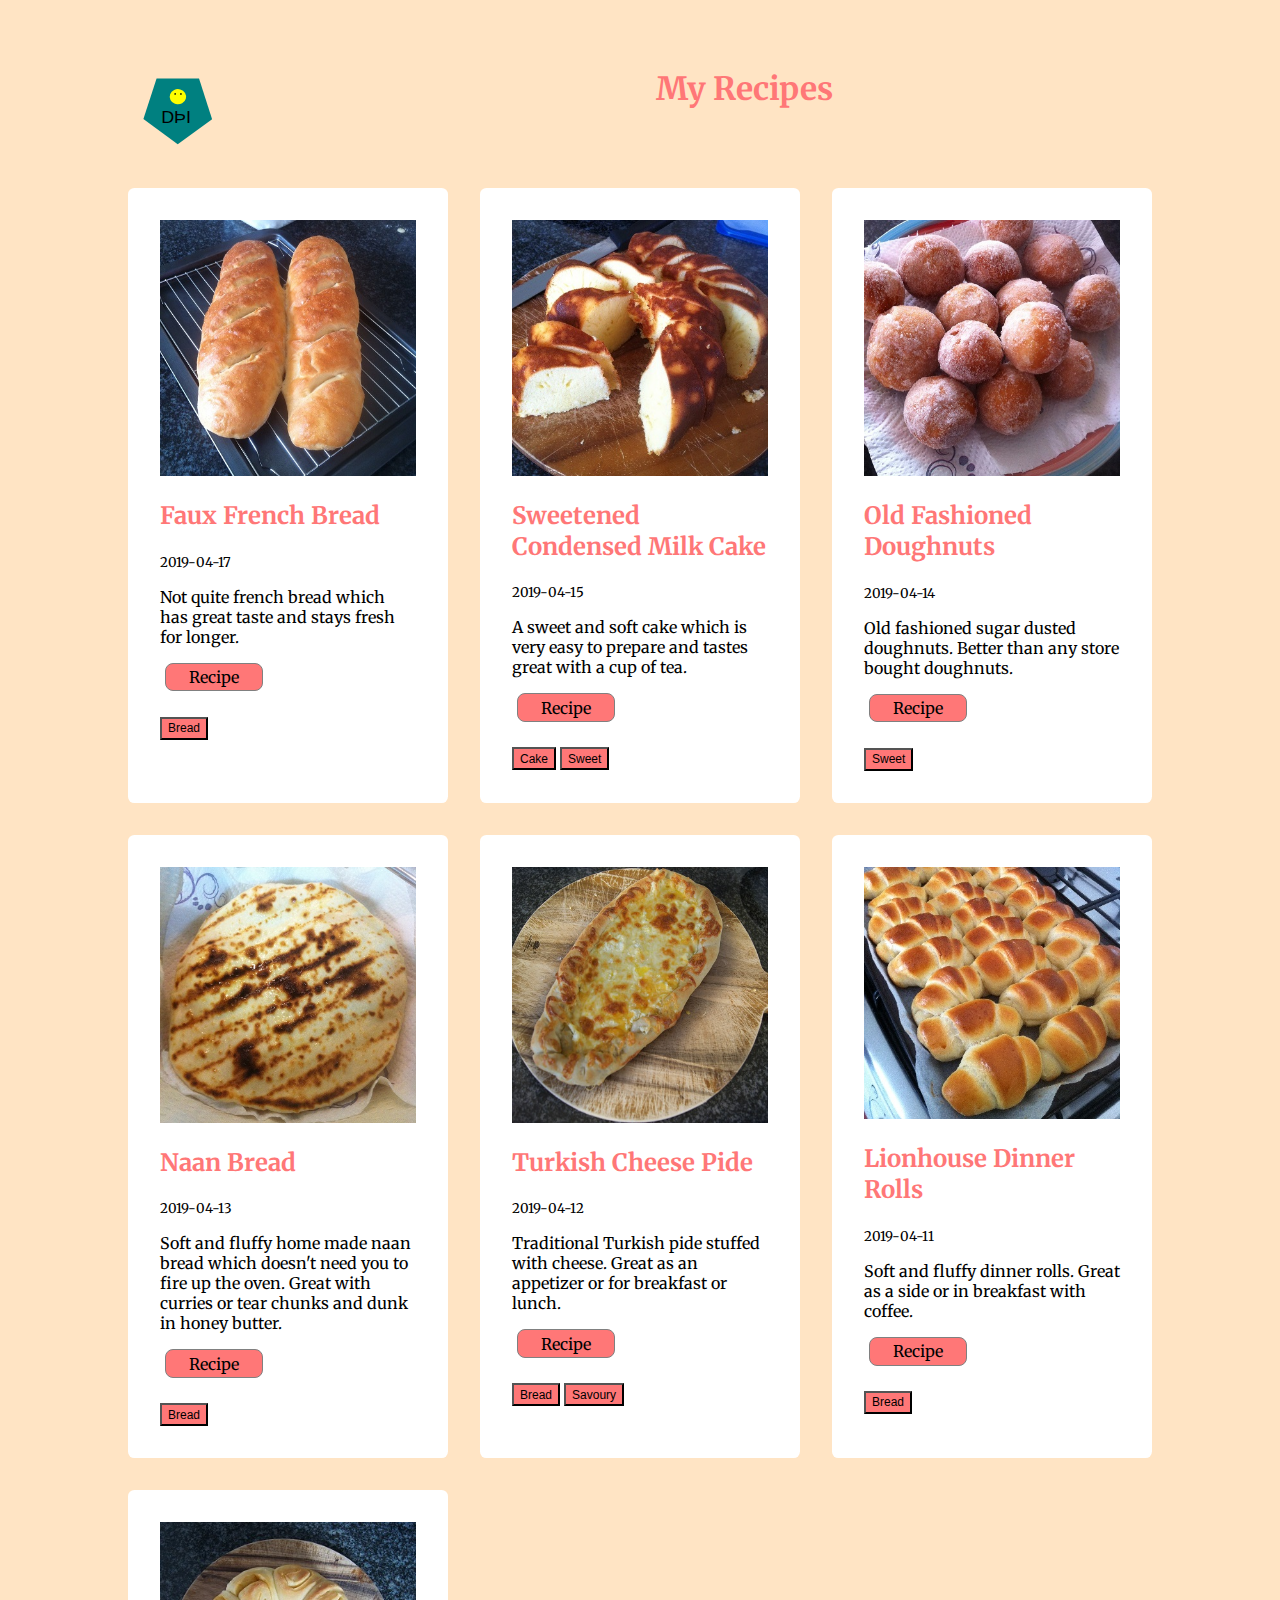
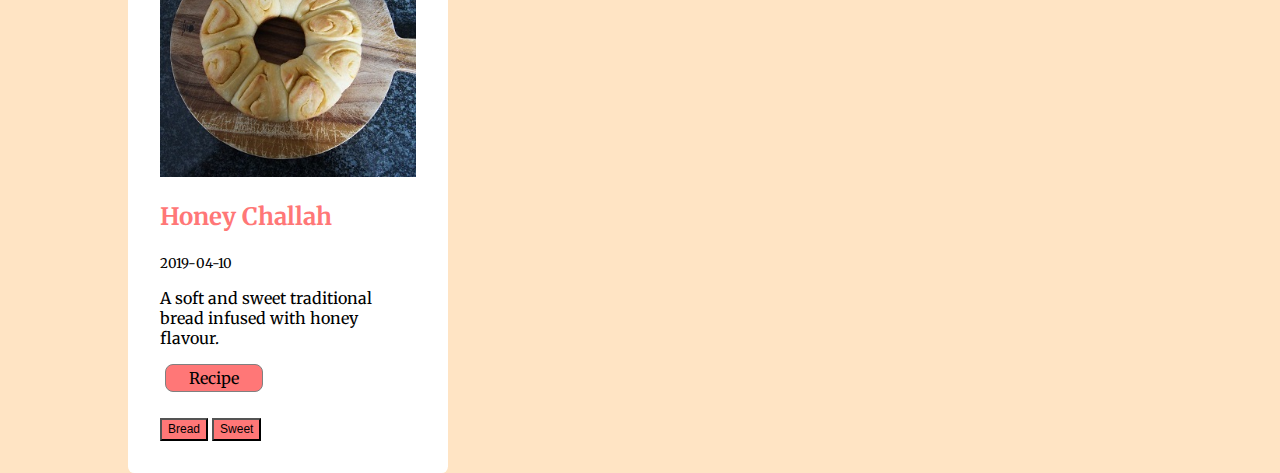
<file: index.html>
<!DOCTYPE html>

<html lang="en">
<head>
    <meta charset="UTF-8">
    <meta name="viewport" content="width=device-width, initial-scale=1.0">
    <meta http-equiv="X-UA-Compatible" content="ie=edge">
    <link href="https://fonts.googleapis.com/css?family=Merriweather:400,700&display=swap" rel="stylesheet">
    <title>My Recipes</title>
    <link rel="stylesheet" href="css/styles.min.css">
</head>
<body class="container">
    <div class="col-2">
        <img class="image" src="image/logoForWeb.svg" alt="">
        <h1>My Recipes</h1>
    </div>
    

<div class="col-3">



    <main class="card stretch">
        <article>
            <header>
                <img src="img/bread.jpg">
            </header>
            <main>
                <h2>Faux French Bread</h2>
                <small>2019-04-17</small>
                <p>
                    Not quite french bread which has great taste and stays fresh for longer.
                </p>
                <a class="button" href="posts/french-bread.html">Recipe</a>
                <br>
                
                
                    <button class="mybutton">Bread</button>
                
            </main>
            
        </article>
    </main>





    <main class="card stretch">
        <article>
            <header>
                <img src="img/cond-milk-cake.jpg">
            </header>
            <main>
                <h2>Sweetened Condensed Milk Cake</h2>
                <small>2019-04-15</small>
                <p>
                    A sweet and soft cake which is very easy to prepare and tastes great with a cup of tea.
                </p>
                <a class="button" href="posts/condensed-milk-cake.html">Recipe</a>
                <br>
                
                
                    <button class="mybutton">Cake</button>
                
                    <button class="mybutton"> Sweet</button>
                
            </main>
            
        </article>
    </main>





    <main class="card stretch">
        <article>
            <header>
                <img src="img/doughnuts.jpg">
            </header>
            <main>
                <h2>Old Fashioned Doughnuts</h2>
                <small>2019-04-14</small>
                <p>
                    Old fashioned sugar dusted doughnuts. Better than any store bought doughnuts.
                </p>
                <a class="button" href="posts/doughnuts.html">Recipe</a>
                <br>
                
                
                    <button class="mybutton">Sweet</button>
                
            </main>
            
        </article>
    </main>





    <main class="card stretch">
        <article>
            <header>
                <img src="img/naan.jpg">
            </header>
            <main>
                <h2>Naan Bread</h2>
                <small>2019-04-13</small>
                <p>
                    Soft and fluffy home made naan bread which doesn't need you to fire up the oven. Great with curries or tear chunks and dunk in honey butter.
                </p>
                <a class="button" href="posts/naan.html">Recipe</a>
                <br>
                
                
                    <button class="mybutton">Bread</button>
                
            </main>
            
        </article>
    </main>





    <main class="card stretch">
        <article>
            <header>
                <img src="img/pide.jpg">
            </header>
            <main>
                <h2>Turkish Cheese Pide</h2>
                <small>2019-04-12</small>
                <p>
                    Traditional Turkish pide stuffed with cheese. Great as an appetizer or for breakfast or lunch.
                </p>
                <a class="button" href="posts/turkish-pide.html">Recipe</a>
                <br>
                
                
                    <button class="mybutton">Bread</button>
                
                    <button class="mybutton"> Savoury</button>
                
            </main>
            
        </article>
    </main>





    <main class="card stretch">
        <article>
            <header>
                <img src="img/rolls.jpg">
            </header>
            <main>
                <h2>Lionhouse Dinner Rolls</h2>
                <small>2019-04-11</small>
                <p>
                    Soft and fluffy dinner rolls. Great as a side or in breakfast with coffee.
                </p>
                <a class="button" href="posts/lionhouse-rolls.html">Recipe</a>
                <br>
                
                
                    <button class="mybutton">Bread</button>
                
            </main>
            
        </article>
    </main>





    <main class="card stretch">
        <article>
            <header>
                <img src="img/challah.jpg">
            </header>
            <main>
                <h2>Honey Challah</h2>
                <small>2019-04-10</small>
                <p>
                    A soft and sweet traditional bread infused with honey flavour.
                </p>
                <a class="button" href="posts/honey-challah.html">Recipe</a>
                <br>
                
                
                    <button class="mybutton">Bread</button>
                
                    <button class="mybutton"> Sweet</button>
                
            </main>
            
        </article>
    </main>





</div>


</body>
</html>
</file>
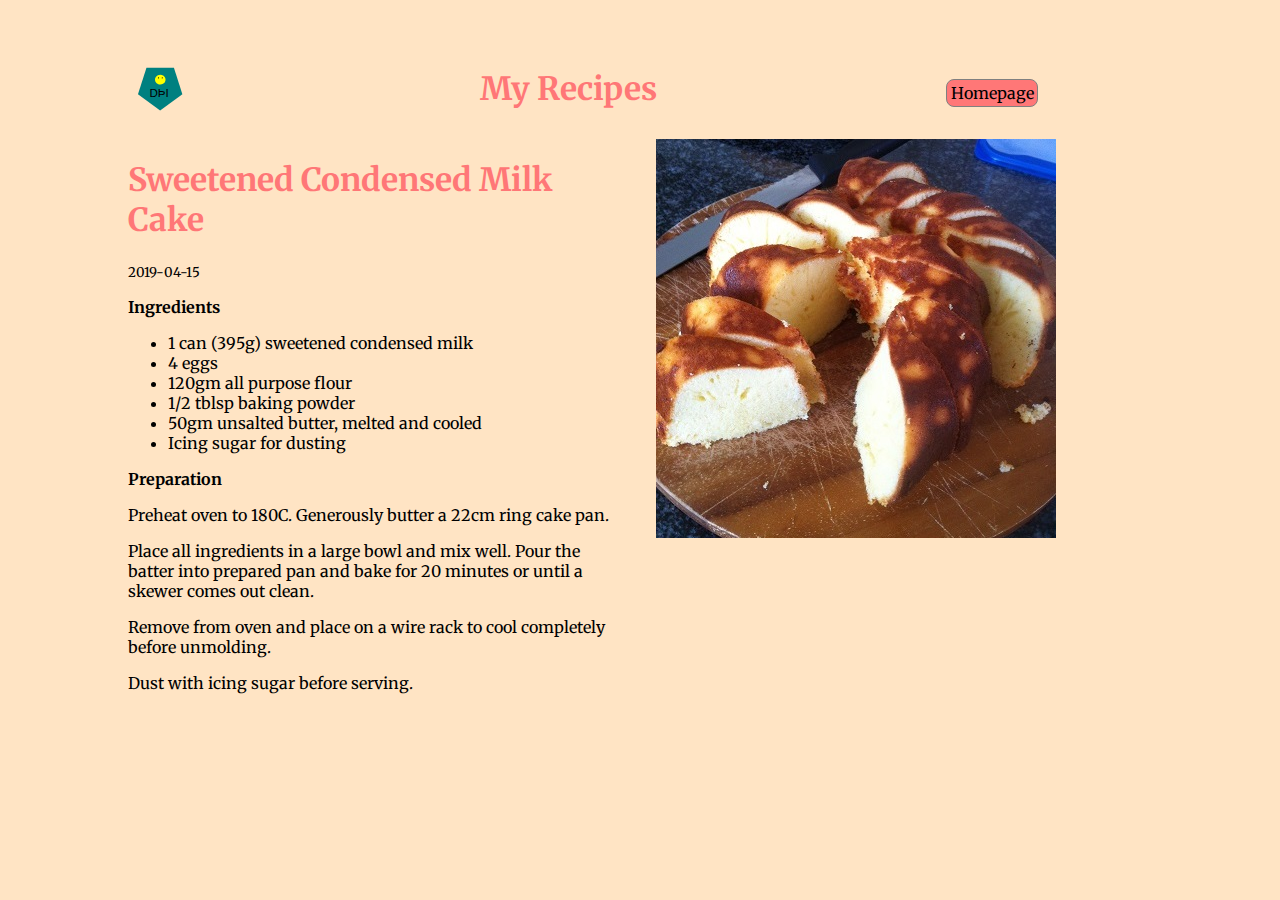
<file: posts/condensed-milk-cake.html>
<!DOCTYPE html>

<html lang="en">
<head>
    <meta charset="UTF-8">
    <meta name="viewport" content="width=device-width, initial-scale=1.0">
    <meta http-equiv="X-UA-Compatible" content="ie=edge">
    <link href="https://fonts.googleapis.com/css?family=Merriweather:400,700&display=swap" rel="stylesheet">
    <title>My Recipes</title>
    <link rel="stylesheet" href="../css/styles.min.css">
</head>
<body class="container">
    <header class="col-3">
    <img class="image" src="../image/logoForWeb.svg" alt="">
    <h1>My Recipes</h1>
    <a class="HeimasidaLinkur" href="../index.html">Homepage</a>
</header>
    
<main class="col-2">
        <article >
            <h1>Sweetened Condensed Milk Cake</h1>
            <p>
                <small>2019-04-15</small>
                <p><strong>Ingredients</strong></p>

<ul>
<li>1 can (395g) sweetened condensed milk</li>
<li>4 eggs</li>
<li>120gm all purpose flour</li>
<li>1/2 tblsp baking powder</li>
<li>50gm unsalted butter, melted and cooled</li>
<li>Icing sugar for dusting</li>
</ul>

<p><strong>Preparation</strong></p>

<p>Preheat oven to 180C. Generously butter a 22cm ring cake pan.</p>

<p>Place all ingredients in a large bowl and mix well. Pour the batter into prepared pan and bake for 20 minutes or until a skewer comes out clean.</p>

<p>Remove from oven and place on a wire rack to cool completely before unmolding.</p>

<p>Dust with icing sugar before serving.</p>

            </p>
        </article>
        <aside>
            <img src="../img/cond-milk-cake.jpg">
        </aside>
</main>

</body>
</html>
</file>
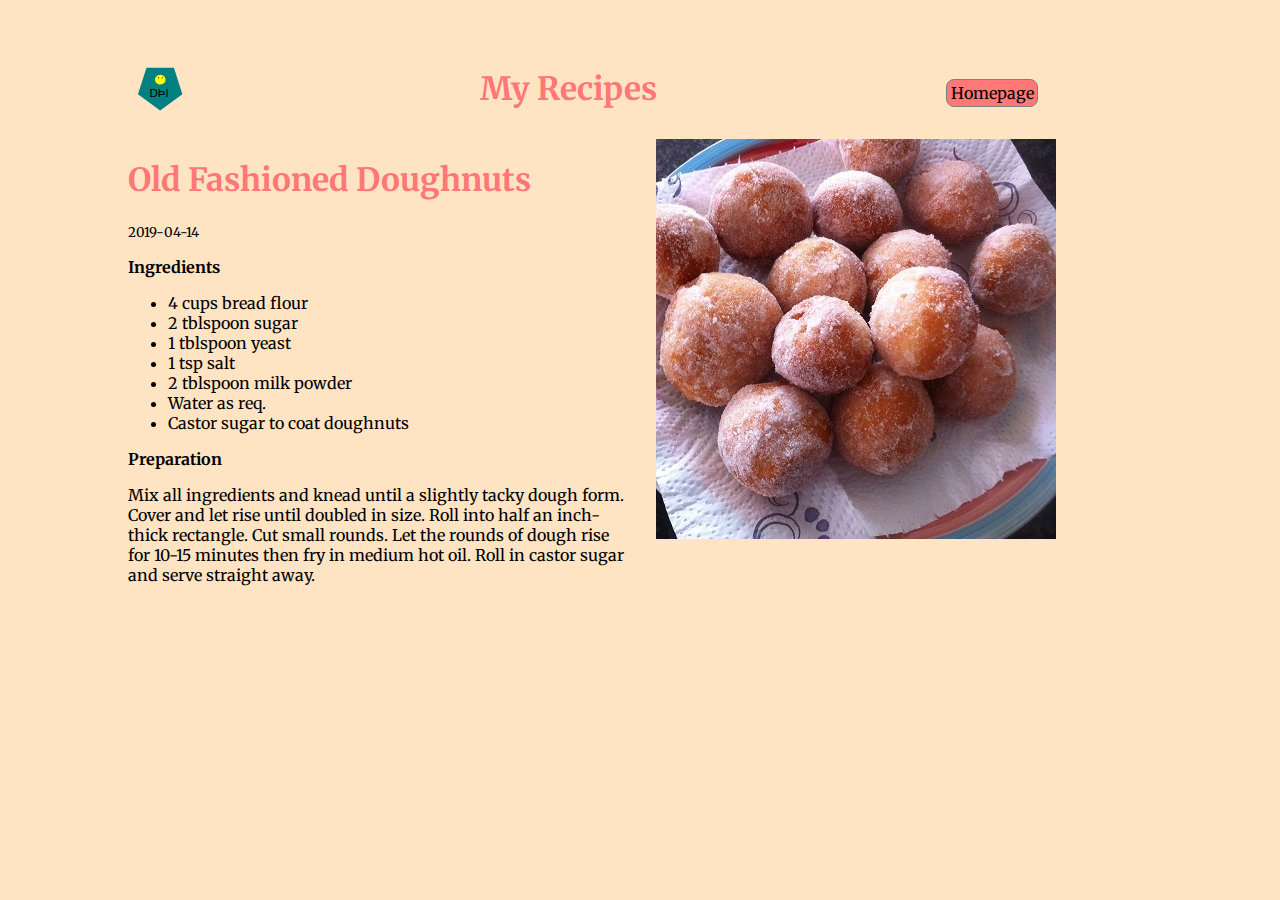
<file: posts/doughnuts.html>
<!DOCTYPE html>

<html lang="en">
<head>
    <meta charset="UTF-8">
    <meta name="viewport" content="width=device-width, initial-scale=1.0">
    <meta http-equiv="X-UA-Compatible" content="ie=edge">
    <link href="https://fonts.googleapis.com/css?family=Merriweather:400,700&display=swap" rel="stylesheet">
    <title>My Recipes</title>
    <link rel="stylesheet" href="../css/styles.min.css">
</head>
<body class="container">
    <header class="col-3">
    <img class="image" src="../image/logoForWeb.svg" alt="">
    <h1>My Recipes</h1>
    <a class="HeimasidaLinkur" href="../index.html">Homepage</a>
</header>
    
<main class="col-2">
        <article >
            <h1>Old Fashioned Doughnuts</h1>
            <p>
                <small>2019-04-14</small>
                <p><strong>Ingredients</strong></p>

<ul>
<li>4 cups bread flour</li>
<li>2 tblspoon sugar</li>
<li>1 tblspoon yeast</li>
<li>1 tsp salt</li>
<li>2 tblspoon milk powder</li>
<li>Water as req.</li>
<li>Castor sugar to coat doughnuts</li>
</ul>

<p><strong>Preparation</strong></p>

<p>Mix all ingredients and knead until a slightly tacky dough form. Cover and let rise until doubled in size. Roll into half an inch-thick rectangle. Cut small rounds. Let the rounds of dough rise for 10-15 minutes then fry in medium hot oil. Roll in castor sugar and serve straight away.</p>

            </p>
        </article>
        <aside>
            <img src="../img/doughnuts.jpg">
        </aside>
</main>

</body>
</html>
</file>
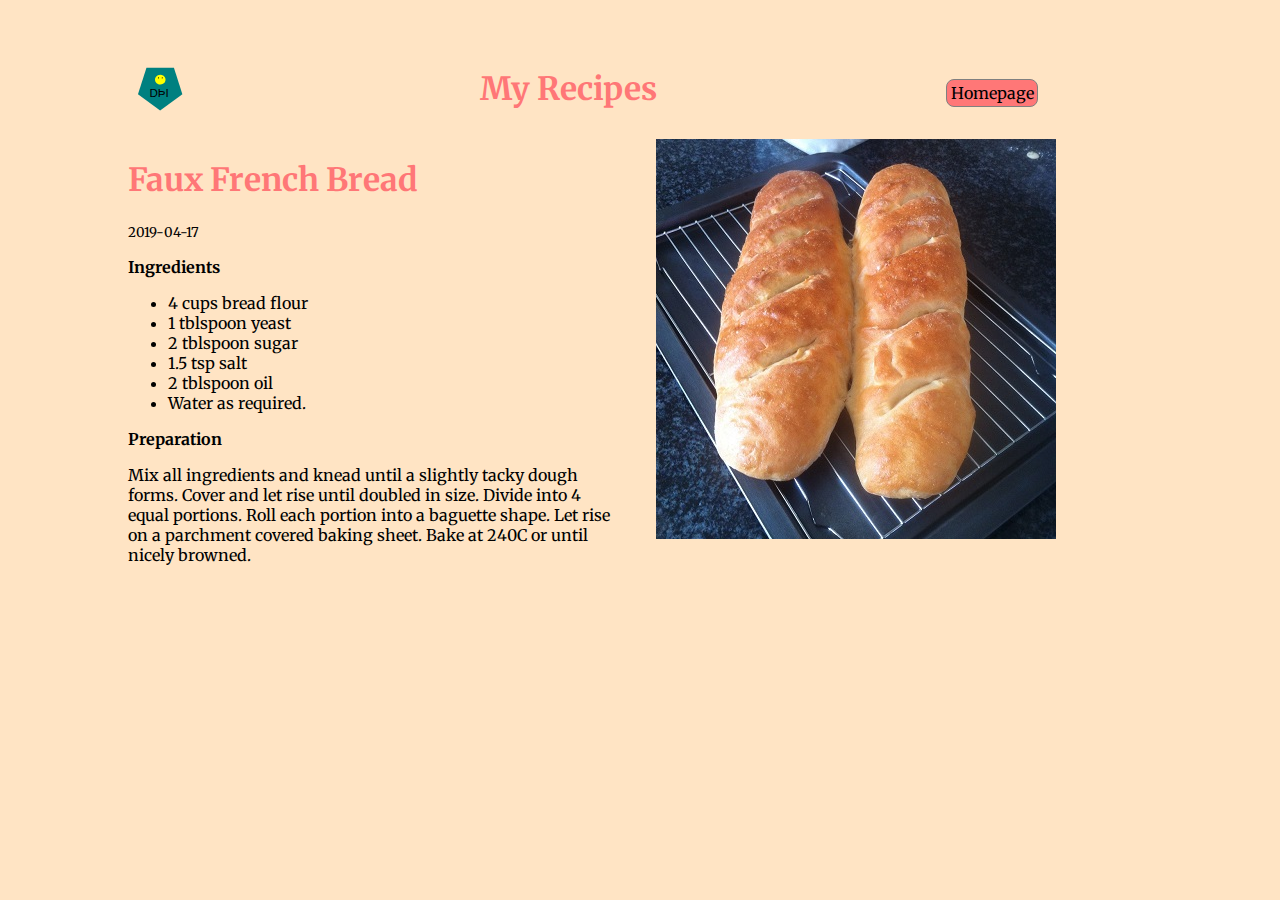
<file: posts/french-bread.html>
<!DOCTYPE html>

<html lang="en">
<head>
    <meta charset="UTF-8">
    <meta name="viewport" content="width=device-width, initial-scale=1.0">
    <meta http-equiv="X-UA-Compatible" content="ie=edge">
    <link href="https://fonts.googleapis.com/css?family=Merriweather:400,700&display=swap" rel="stylesheet">
    <title>My Recipes</title>
    <link rel="stylesheet" href="../css/styles.min.css">
</head>
<body class="container">
    <header class="col-3">
    <img class="image" src="../image/logoForWeb.svg" alt="">
    <h1>My Recipes</h1>
    <a class="HeimasidaLinkur" href="../index.html">Homepage</a>
</header>
    
<main class="col-2">
        <article >
            <h1>Faux French Bread</h1>
            <p>
                <small>2019-04-17</small>
                <p><strong>Ingredients</strong></p>

<ul>
<li>4 cups bread flour</li>
<li>1 tblspoon yeast</li>
<li>2 tblspoon sugar</li>
<li>1.5 tsp salt</li>
<li>2 tblspoon oil</li>
<li>Water as required.</li>
</ul>

<p><strong>Preparation</strong></p>

<p>Mix all ingredients and knead until a slightly tacky dough forms. Cover and let rise until doubled in size. Divide into 4 equal portions. Roll each portion into a baguette shape. Let rise on a parchment covered baking sheet. Bake at 240C or until nicely browned.</p>

            </p>
        </article>
        <aside>
            <img src="../img/bread.jpg">
        </aside>
</main>

</body>
</html>
</file>
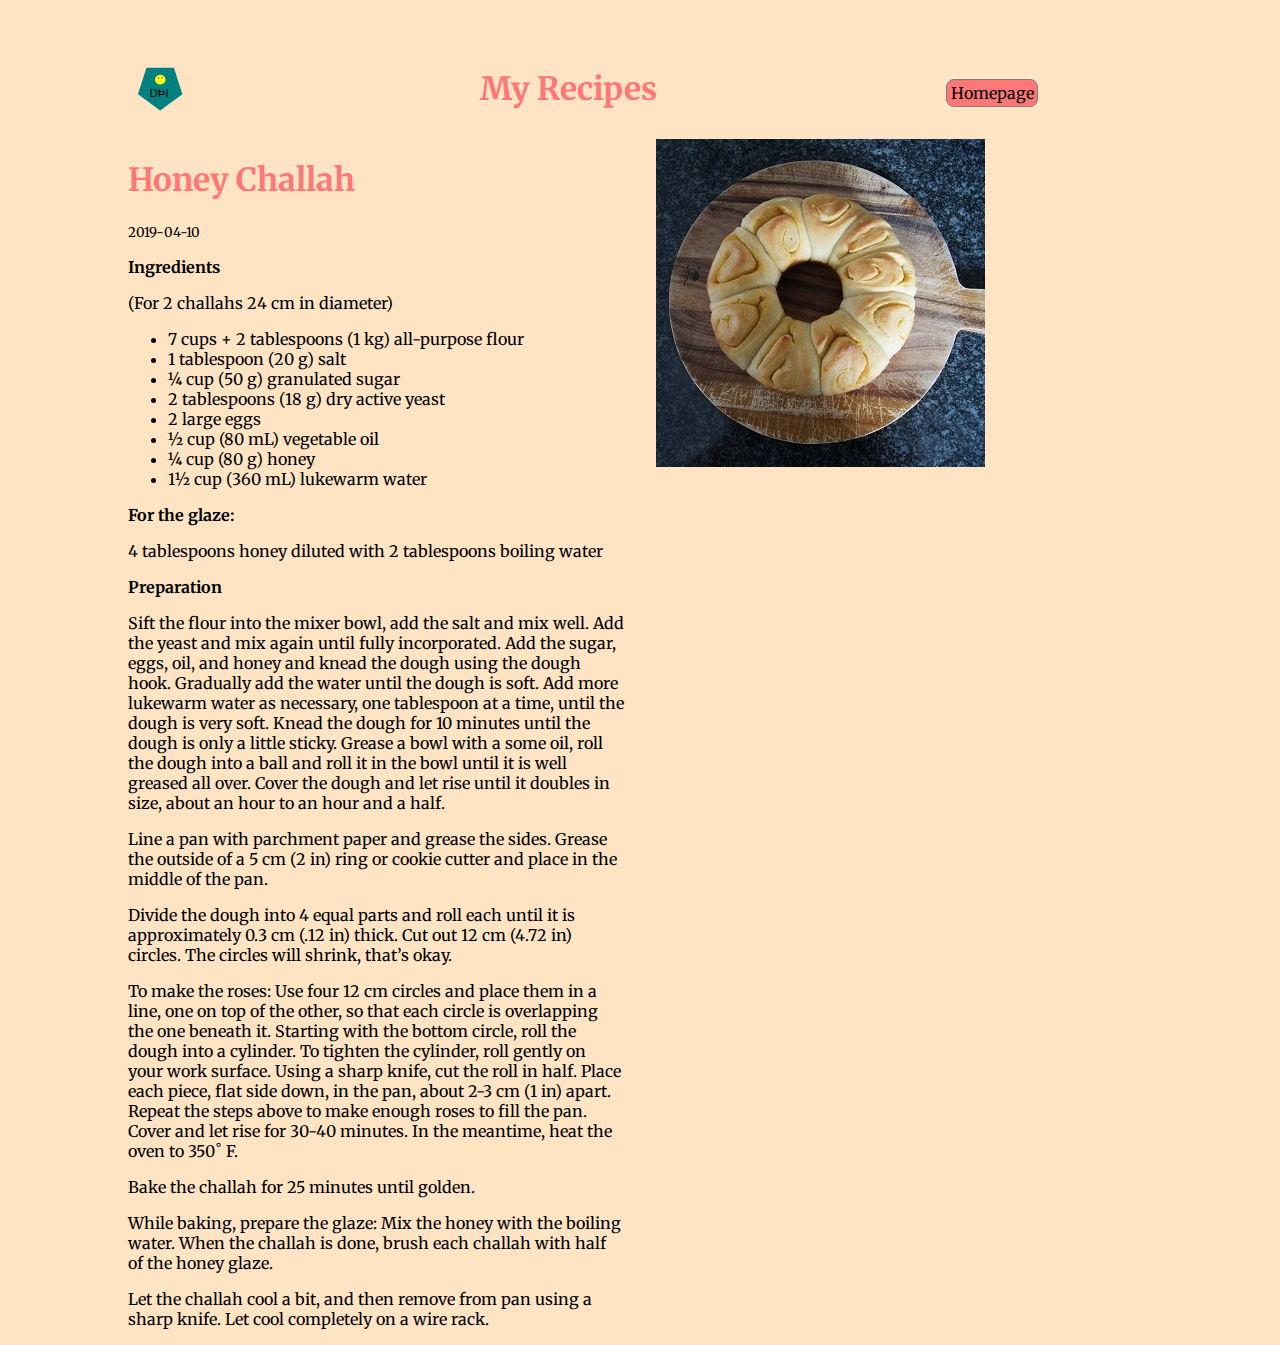
<file: posts/honey-challah.html>
<!DOCTYPE html>

<html lang="en">
<head>
    <meta charset="UTF-8">
    <meta name="viewport" content="width=device-width, initial-scale=1.0">
    <meta http-equiv="X-UA-Compatible" content="ie=edge">
    <link href="https://fonts.googleapis.com/css?family=Merriweather:400,700&display=swap" rel="stylesheet">
    <title>My Recipes</title>
    <link rel="stylesheet" href="../css/styles.min.css">
</head>
<body class="container">
    <header class="col-3">
    <img class="image" src="../image/logoForWeb.svg" alt="">
    <h1>My Recipes</h1>
    <a class="HeimasidaLinkur" href="../index.html">Homepage</a>
</header>
    
<main class="col-2">
        <article >
            <h1>Honey Challah</h1>
            <p>
                <small>2019-04-10</small>
                <p><strong>Ingredients</strong></p>

<p>(For 2 challahs 24 cm in diameter)</p>

<ul>
<li>7 cups + 2 tablespoons (1 kg) all-purpose flour</li>
<li>1 tablespoon (20 g) salt</li>
<li>¼ cup (50 g) granulated sugar</li>
<li>2 tablespoons (18 g) dry active yeast</li>
<li>2 large eggs</li>
<li>½ cup (80 mL) vegetable oil</li>
<li>¼ cup (80 g) honey</li>
<li>1½ cup (360 mL) lukewarm water</li>
</ul>

<p><strong>For the glaze:</strong></p>

<p>4 tablespoons honey diluted with 2 tablespoons boiling water</p>

<p><strong>Preparation</strong></p>

<p>Sift the flour into the mixer bowl, add the salt and mix well. Add the yeast and mix again until fully incorporated. Add the sugar, eggs, oil, and honey and knead the dough using the dough hook. Gradually add the water until the dough is soft. Add more lukewarm water as necessary, one tablespoon at a time, until the dough is very soft. Knead the dough for 10 minutes until the dough is only a little sticky. Grease a bowl with a some oil, roll the dough into a ball and roll it in the bowl until it is well greased all over. Cover the dough and let rise until it doubles in size, about an hour to an hour and a half.</p>

<p>Line a pan with parchment paper and grease the sides. Grease the outside of a 5 cm (2 in) ring or cookie cutter and place in the middle of the pan.</p>

<p>Divide the dough into 4 equal parts and roll each until it is approximately 0.3 cm (.12 in) thick. Cut out 12 cm (4.72 in) circles. The circles will shrink, that’s okay.</p>

<p>To make the roses: Use four 12 cm circles and place them in a line, one on top of the other, so that each circle is overlapping the one beneath it. Starting with the bottom circle, roll the dough into a cylinder. To tighten the cylinder, roll gently on your work surface. Using a sharp knife, cut the roll in half. Place each piece, flat side down, in the pan, about 2-3 cm (1 in) apart. Repeat the steps above to make enough roses to fill the pan. Cover and let rise for 30-40 minutes. In the meantime, heat the oven to 350˚ F.</p>

<p>Bake the challah for 25 minutes until golden.</p>

<p>While baking, prepare the glaze: Mix the honey with the boiling water. When the challah is done, brush each challah with half of the honey glaze.</p>

<p>Let the challah cool a bit, and then remove from pan using a sharp knife. Let cool completely on a wire rack.</p>

            </p>
        </article>
        <aside>
            <img src="../img/challah.jpg">
        </aside>
</main>

</body>
</html>
</file>
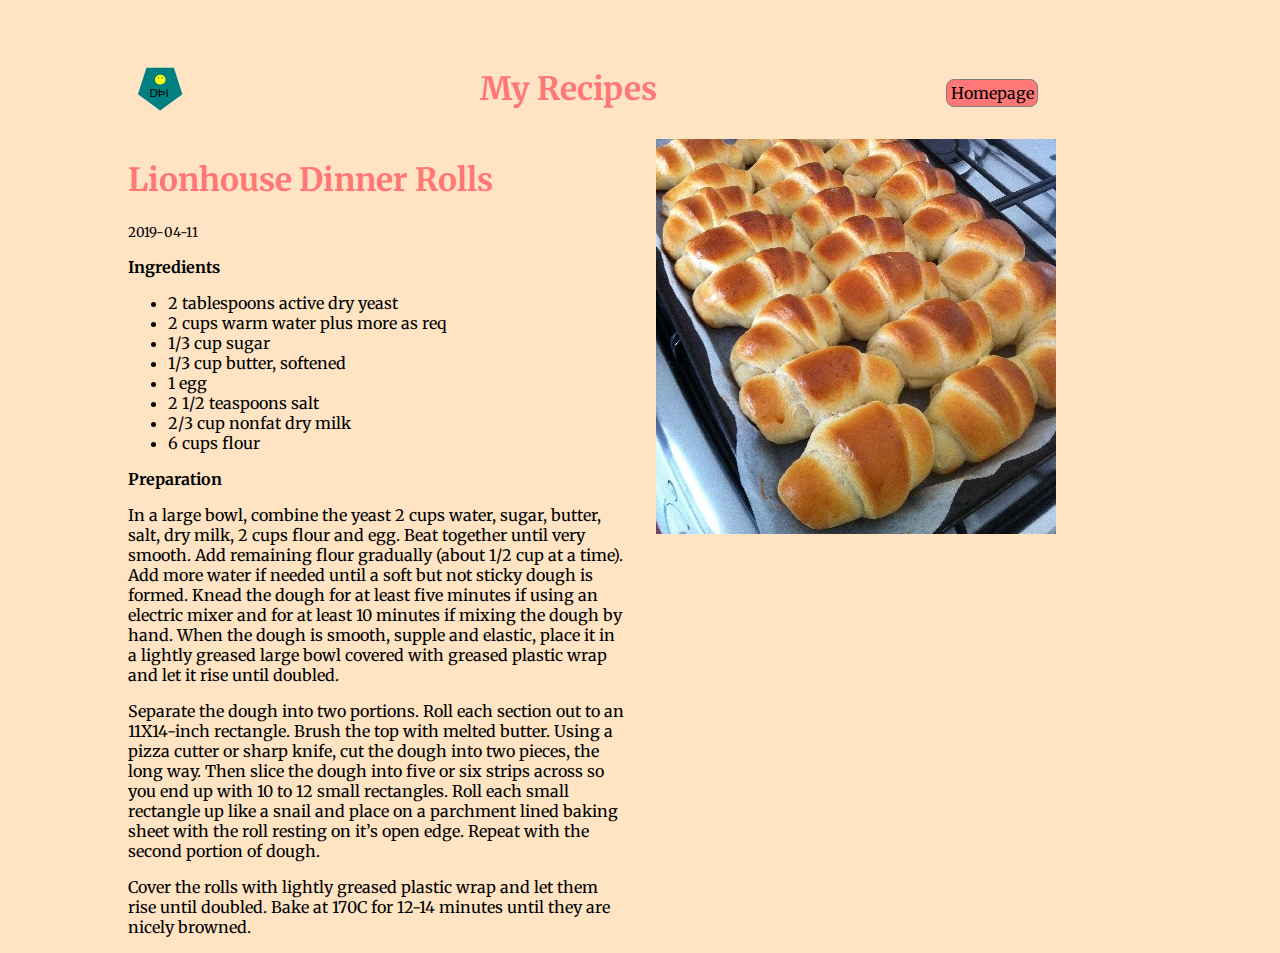
<file: posts/lionhouse-rolls.html>
<!DOCTYPE html>

<html lang="en">
<head>
    <meta charset="UTF-8">
    <meta name="viewport" content="width=device-width, initial-scale=1.0">
    <meta http-equiv="X-UA-Compatible" content="ie=edge">
    <link href="https://fonts.googleapis.com/css?family=Merriweather:400,700&display=swap" rel="stylesheet">
    <title>My Recipes</title>
    <link rel="stylesheet" href="../css/styles.min.css">
</head>
<body class="container">
    <header class="col-3">
    <img class="image" src="../image/logoForWeb.svg" alt="">
    <h1>My Recipes</h1>
    <a class="HeimasidaLinkur" href="../index.html">Homepage</a>
</header>
    
<main class="col-2">
        <article >
            <h1>Lionhouse Dinner Rolls</h1>
            <p>
                <small>2019-04-11</small>
                <p><strong>Ingredients</strong></p>

<ul>
<li>2 tablespoons active dry yeast</li>
<li>2 cups warm water plus more as req</li>
<li>1/3 cup sugar</li>
<li>1/3 cup butter, softened</li>
<li>1 egg</li>
<li>2 1/2 teaspoons salt</li>
<li>2/3 cup nonfat dry milk</li>
<li>6 cups flour</li>
</ul>

<p><strong>Preparation</strong></p>

<p>In a large bowl, combine the yeast 2 cups water, sugar, butter, salt, dry milk, 2 cups flour and egg. Beat together until very smooth. Add remaining flour gradually (about 1/2 cup at a time). Add more water if needed until a soft but not sticky dough is formed. Knead the dough for at least five minutes if using an electric mixer and for at least 10 minutes if mixing the dough by hand. When the dough is smooth, supple and elastic, place it in a lightly greased large bowl covered with greased plastic wrap and let it rise until doubled.</p>

<p>Separate the dough into two portions. Roll each section out to an 11X14-inch rectangle. Brush the top with melted butter. Using a pizza cutter or sharp knife, cut the dough into two pieces, the long way. Then slice the dough into five or six strips across so you end up with 10 to 12 small rectangles. Roll each small rectangle up like a snail and place on a parchment lined baking sheet with the roll resting on it’s open edge. Repeat with the second portion of dough.</p>

<p>Cover the rolls with lightly greased plastic wrap and let them rise until doubled. Bake at 170C for 12-14 minutes until they are nicely browned.</p>

            </p>
        </article>
        <aside>
            <img src="../img/rolls.jpg">
        </aside>
</main>

</body>
</html>
</file>
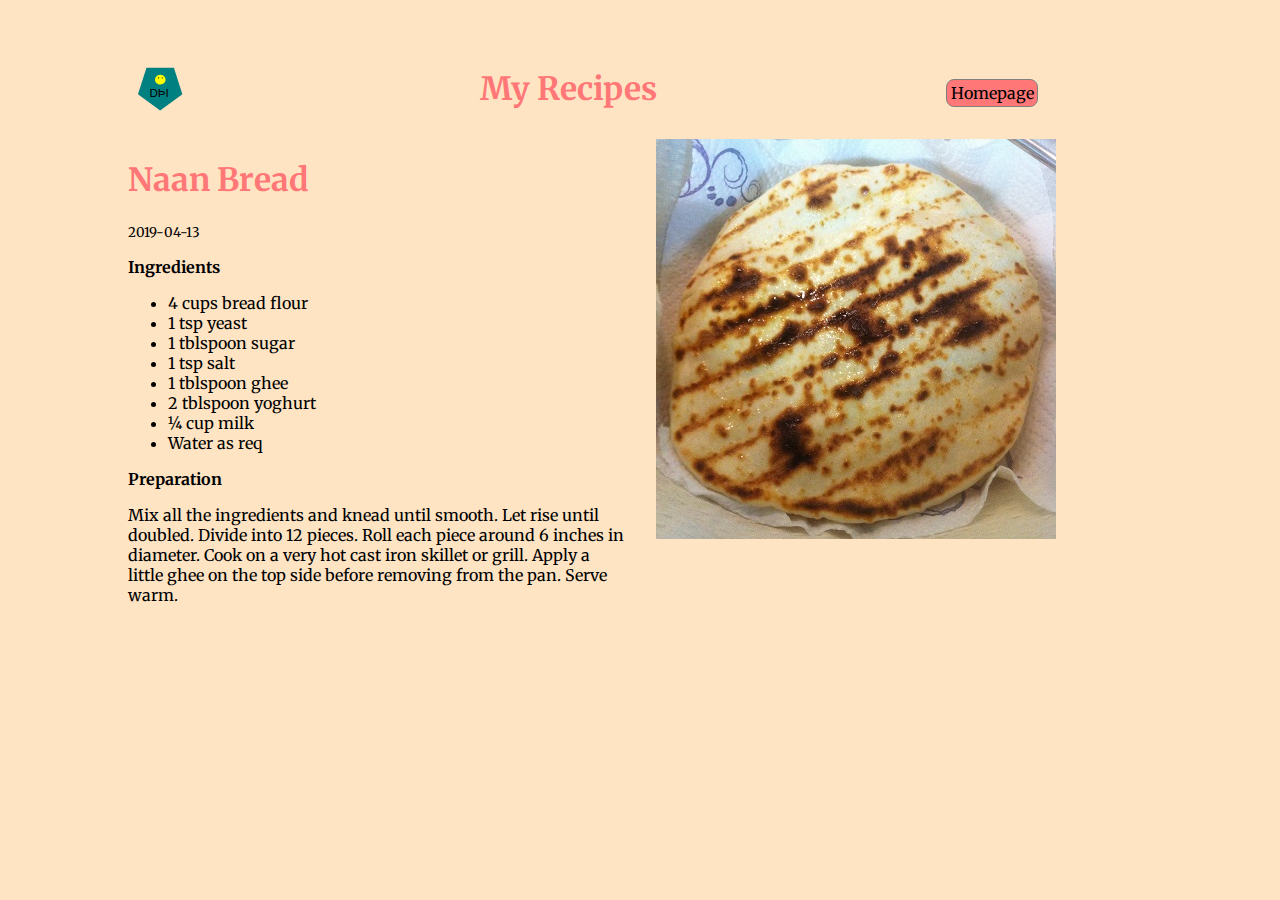
<file: posts/naan.html>
<!DOCTYPE html>

<html lang="en">
<head>
    <meta charset="UTF-8">
    <meta name="viewport" content="width=device-width, initial-scale=1.0">
    <meta http-equiv="X-UA-Compatible" content="ie=edge">
    <link href="https://fonts.googleapis.com/css?family=Merriweather:400,700&display=swap" rel="stylesheet">
    <title>My Recipes</title>
    <link rel="stylesheet" href="../css/styles.min.css">
</head>
<body class="container">
    <header class="col-3">
    <img class="image" src="../image/logoForWeb.svg" alt="">
    <h1>My Recipes</h1>
    <a class="HeimasidaLinkur" href="../index.html">Homepage</a>
</header>
    
<main class="col-2">
        <article >
            <h1>Naan Bread</h1>
            <p>
                <small>2019-04-13</small>
                <p><strong>Ingredients</strong></p>

<ul>
<li>4 cups bread flour</li>
<li>1 tsp yeast</li>
<li>1 tblspoon sugar</li>
<li>1 tsp salt</li>
<li>1 tblspoon ghee</li>
<li>2 tblspoon yoghurt</li>
<li>¼ cup milk</li>
<li>Water as req</li>
</ul>

<p><strong>Preparation</strong></p>

<p>Mix all the ingredients and knead until smooth. Let rise until doubled. Divide into 12 pieces. Roll each piece around 6 inches in diameter. Cook on a very hot cast iron skillet or grill. Apply a little ghee on the top side before removing from the pan. Serve warm.</p>

            </p>
        </article>
        <aside>
            <img src="../img/naan.jpg">
        </aside>
</main>

</body>
</html>
</file>
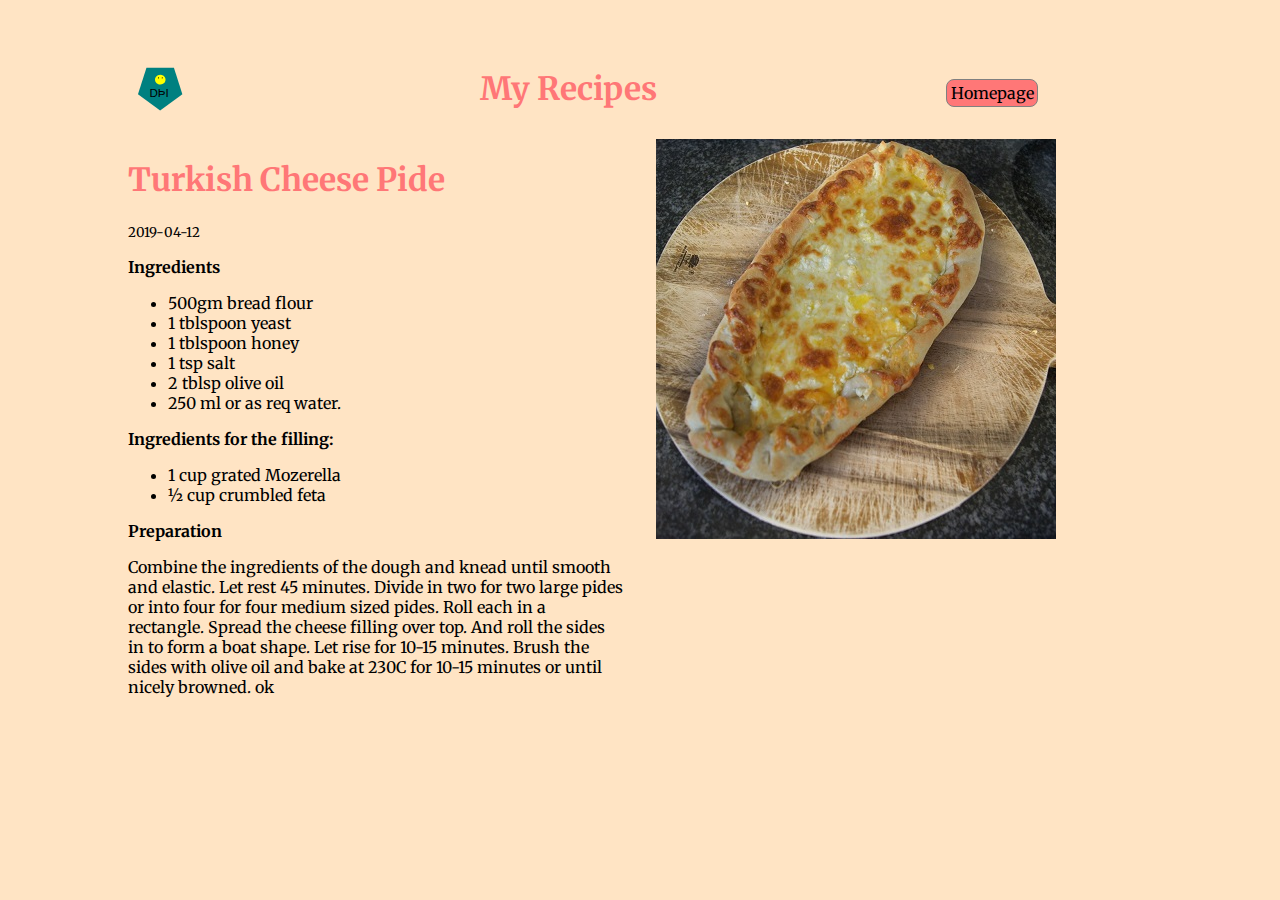
<file: posts/turkish-pide.html>
<!DOCTYPE html>

<html lang="en">
<head>
    <meta charset="UTF-8">
    <meta name="viewport" content="width=device-width, initial-scale=1.0">
    <meta http-equiv="X-UA-Compatible" content="ie=edge">
    <link href="https://fonts.googleapis.com/css?family=Merriweather:400,700&display=swap" rel="stylesheet">
    <title>My Recipes</title>
    <link rel="stylesheet" href="../css/styles.min.css">
</head>
<body class="container">
    <header class="col-3">
    <img class="image" src="../image/logoForWeb.svg" alt="">
    <h1>My Recipes</h1>
    <a class="HeimasidaLinkur" href="../index.html">Homepage</a>
</header>
    
<main class="col-2">
        <article >
            <h1>Turkish Cheese Pide</h1>
            <p>
                <small>2019-04-12</small>
                <p><strong>Ingredients</strong></p>

<ul>
<li>500gm bread flour</li>
<li>1 tblspoon yeast</li>
<li>1 tblspoon honey</li>
<li>1 tsp salt</li>
<li>2 tblsp olive oil</li>
<li>250 ml or as req water.</li>
</ul>

<p><strong>Ingredients for the filling:</strong></p>

<ul>
<li>1 cup grated Mozerella</li>
<li>½ cup crumbled feta </li>
</ul>

<p><strong>Preparation</strong></p>

<p>Combine the ingredients of the dough and knead until smooth and elastic. Let rest 45 minutes. Divide in two for two large pides or into four for four medium sized pides. Roll each in a rectangle. Spread the cheese filling over top. And roll the sides in to form a boat shape. Let rise for 10-15 minutes. Brush the sides with olive oil and bake at 230C for 10-15 minutes or until nicely browned.
ok</p>

            </p>
        </article>
        <aside>
            <img src="../img/pide.jpg">
        </aside>
</main>

</body>
</html>
</file>
<file: css/styles.min.css>
.container{max-width:80em;margin:0 auto}@media screen and (min-width: 37.5em){.col-2{display:-ms-grid;display:grid;-ms-grid-columns:1fr 1fr;grid-template-columns:1fr 1fr;grid-gap:2em}.col-3{display:-ms-grid;display:grid;-ms-grid-columns:1fr 1fr 1fr;grid-template-columns:1fr 1fr 1fr;grid-gap:2em}}@media screen and (min-width: 60em){.container{max-width:70em;margin:0 auto}.col-2{display:-ms-grid;display:grid;-ms-grid-columns:1fr 1fr;grid-template-columns:1fr 1fr;grid-gap:2em}.col-3{display:-ms-grid;display:grid;-ms-grid-columns:1fr 1fr 1fr;grid-template-columns:1fr 1fr 1fr;grid-gap:2em;-webkit-box-pack:center;-ms-flex-pack:center;justify-content:center}}body{background-color:bisque;font-family:"Merriweather",serif}h1,h2,h3{color:#f77}.container{width:80%;margin:auto;margin-top:3em}img{max-width:100%;height:auto}.mybutton{background-color:#f77;font-size:0.75em;text-decoration:none;padding:.2em .5em}.card{background-color:white;border-radius:.4em;padding:2em}.stretch{display:-ms-grid;display:grid;-ms-grid-column-align:stretch;justify-self:stretch}.button{background-color:#f77;text-decoration:none;border:1px solid gray;border-radius:.5em;padding:.2em .5em;color:black;display:block;margin:.3em;width:5em;text-align:center}.button:hover{background-color:#037496}.image{max-width:20%;height:auto}.HeimasidaLinkur{text-decoration:none;color:black;border:1px solid gray;border-radius:.5em;background-color:#f77;margin:auto;padding:.2em .2em}.HeimasidaLinkur:hover{background-color:#037496}
/*# sourceMappingURL=styles.min.css.map */
</file>
